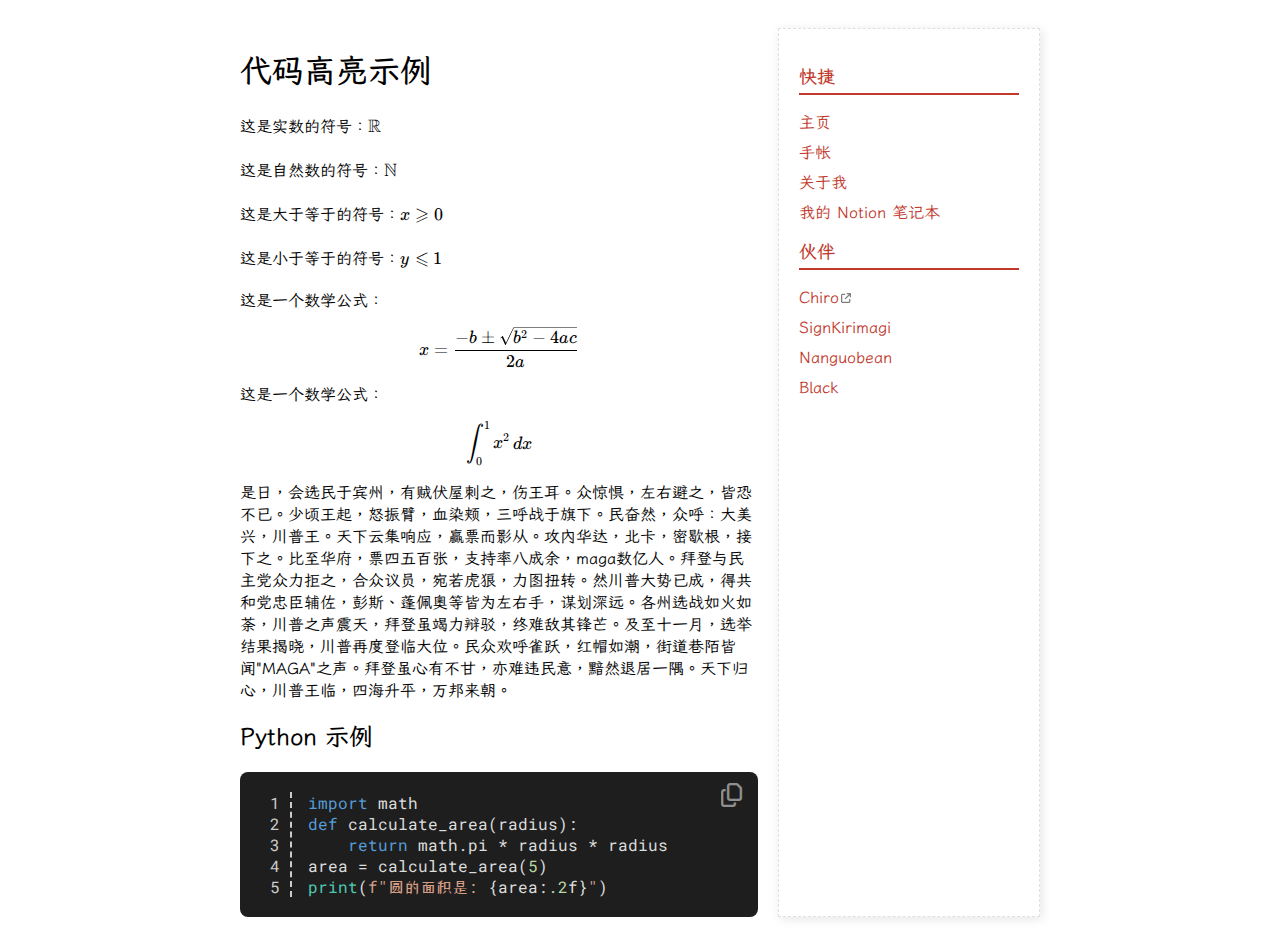
<file: fork/index.html>
<!DOCTYPE html>
<html lang="zh">
<head>
    <meta charset="utf-8">
    <meta name="viewport" content="width=device-width, initial-scale=1">
    <title>我的博客</title>
    <!-- 导入字体 -->
    <link rel="preconnect" href="https://fonts.googleapis.com">
    <link rel="preconnect" href="https://fonts.gstatic.com" crossorigin>
    <link href="https://fonts.googleapis.com/css2?family=LXGW+WenKai+TC&family=Noto+Sans+SC:wght@100..900&family=Roboto+Mono:ital,wght@0,100..700;1,100..700&family=ZCOOL+XiaoWei&display=swap" rel="stylesheet">
    <!-- 自定义样式 -->
    <link rel="stylesheet" href="css/main.css">
    <!-- 导入 KaTeX -->
    <link rel="stylesheet" href="plugin/katex/katex.min.css">
    <script defer src="plugin/katex/katex.min.js"></script>
    <script defer src="plugin/katex/contrib/auto-render.min.js" onload="renderMathInElement(document.body, {
        delimiters: [
            {left: '$$', right: '$$', display: true},
            {left: '\\[', right: '\\]', display: true},
            {left: '$', right: '$', display: false},
            {left: '\\(', right: '\\)', display: false}
        ],
        macros: {
            '\\R': '\\mathbb{R}',  // 实数符号
            '\\N': '\\mathbb{N}',  // 自然数符号
            '\\Z': '\\mathbb{Z}',  // 整数符号
            '\\ge': '\\geqslant',  // 大于等于符号
            '\\le': '\\leqslant',  // 小于等于符号
            '\\geq': '\\geqslant', // 大于等于符号（另一种写法）
            '\\leq': '\\leqslant'  // 小于等于符号（另一种写法）
        }
    });"></script>
    <script defer src="plugin/katex/contrib/copy-tex.min.js"></script>
    <!-- 导入 highlight.js -->
    <link rel="stylesheet" href="plugin/highlight/styles/vs2015.min.css">
    <script src="plugin/highlight/highlight.min.js"></script>
    <!-- 导入fa icon -->
    <link href="https://cdn.bootcdn.net/ajax/libs/font-awesome/6.6.0/css/all.css" rel="stylesheet">
    <!-- 导入代码高亮样式 -->
    <link rel="stylesheet" href="css/code-box.css">
</head>
<body>
    <main>
        <article>
            <h1>代码高亮示例</h1>
            <p>这是实数的符号：$\R$</p>
            <p>这是自然数的符号：$\N$</p>
            <p>这是大于等于的符号：$x \ge 0$</p>
            <p>这是小于等于的符号：$y \le 1$</p>
            <p>这是一个数学公式：$$x = \frac{-b \pm \sqrt{b^2 - 4ac}}{2a}$$</p>
            <p>这是一个数学公式：\[\int_0^1 x^2 \, dx\]</p>
            <p>是日，会选民于宾州，有贼伏屋刺之，伤王耳。众惊惧，左右避之，皆恐不已。少顷王起，怒振臂，血染颊，三呼战于旗下。民奋然，众呼：大美兴，川普王。天下云集响应，赢票而影从。攻内华达，北卡，密歇根，接下之。比至华府，票四五百张，支持率八成余，maga数亿人。拜登与民主党众力拒之，合众议员，宛若虎狼，力图扭转。然川普大势已成，得共和党忠臣辅佐，彭斯、蓬佩奥等皆为左右手，谋划深远。各州选战如火如荼，川普之声震天，拜登虽竭力辩驳，终难敌其锋芒。及至十一月，选举结果揭晓，川普再度登临大位。民众欢呼雀跃，红帽如潮，街道巷陌皆闻"MAGA"之声。拜登虽心有不甘，亦难违民意，黯然退居一隅。天下归心，川普王临，四海升平，万邦来朝。</p>

            <h2>Python 示例</h2>
            <div class="code-box">
                <button class="copy-button" onclick="copyToClipboard()">
                    <i class="fa-regular fa-copy" id="copy-icon"></i>  <!-- 添加 id -->
                </button>
                <ul class="number-line"></ul>
                <pre><code class="language-python">import math
def calculate_area(radius):
    return math.pi * radius * radius
area = calculate_area(5)
print(f"圆的面积是: {area:.2f}")</code></pre>
            </div>
        </article>
        <aside class="sidebar">
            <h2>快捷</h2>
            <ul>
                <li><a href="#">主页</a></li>
                <li><a href="#">手帐</a></li>
                <li><a href="#">关于我</a></li>
                <li><a href="#">我的 Notion 笔记本</a></li>
            </ul>
            <h2>伙伴</h2>
            <ul>
                <li><a href="https://www.chiro.work/">Chiro</a></li>
                <li><a href="#">SignKirimagi</a></li>
                <li><a href="#">Nanguobean</a></li>
                <li><a href="#">Black</a></li>
            </ul>
        </aside>
    </main>
    <script>
        hljs.highlightAll(); // 初始化高亮

        // 添加行号
        const codeBoxes = document.getElementsByClassName('code-box');
        for (const codeBox of codeBoxes) {
            const numberUL = codeBox.getElementsByClassName('number-line')[0];
            const codeLines = codeBox.getElementsByTagName('code')[0].innerText.split('\n');
            for (let i = 1; i <= codeLines.length; i++) {
                const li = document.createElement('li');
                li.innerText = i;
                numberUL.appendChild(li);
            }
        }

        // 复制到剪贴板的函数
        function copyToClipboard() {
            const code = document.querySelector('.code-box code').innerText; // 获取不带行号的代码
            const copyIcon = document.getElementById('copy-icon'); // 获取图标元素
            const button = document.querySelector('.copy-button'); // 获取按钮元素

            navigator.clipboard.writeText(code).then(() => {
                copyIcon.classList.remove('fa-regular');
                copyIcon.classList.add('fa-solid'); // 使用实心图标表示成功
                setTimeout(() => {
                    copyIcon.classList.remove('fa-solid');
                    copyIcon.classList.add('fa-regular');
                }, 1500);
            }).catch(err => {
                console.error('复制失败：', err);
                copyIcon.classList.remove('fa-copy');
                copyIcon.classList.add('fa-times'); // 使用叉号图标表示失败
                setTimeout(() => {
                    copyIcon.classList.remove('fa-times');
                    copyIcon.classList.add('fa-copy');
                }, 1500);
            });
        }

        // 将站外链接在新标签页打开，通过修改 target 属性
        for (const a of document.getElementsByTagName('a')) {
            if (a.href.startsWith('http') && !a.href.startsWith(location.origin)) {
                a.target = '_blank';
                a.rel = 'noopener noreferrer';
            }
        }
    </script>
</body>
</html>
</file>
<file: fork/css/main.css>
/* 设置全局字体 */
body {
    font-family: "LXGW WenKai TC", cursive;
    font-weight: 400;
    font-style: normal;
}

/* 设置代码块字体 */
.code-box, pre, code {
    font-family: "Roboto Mono", "ZCOOL XiaoWei", monospace;
    font-optical-sizing: auto;
}

/*设置主体居中*/
main {
    max-width: 800px; /* 设置最大宽度 */
    margin: 0 auto;   /* 设置上下外边距为0，左右外边距自动 */
    padding: 20px;    /* 添加内边距 */
    display: flex;    /* 设置弹性布局 */
    overflow-x: hidden;
}

/* 文章部分 */
article {
    flex: 1;         /* 设置弹性元素的伸缩比例 */
}

/* 侧边栏部分 */
.sidebar {
    width: 200px;    /* 设置宽度 */
    margin-left: 20px; /* 设置左外边距 */
    background-color: #fff; /* 设置背景颜色 */
    border: 1px dashed #e0e0e0; /* 设置边框 */
    padding: 20px;  /* 设置内边距 */
    width: 220px;  /* 设置宽度 */
    margin-left: 20px; /* 设置左外边距 */
    box-shadow: 2px 2px 10px rgba(0, 0, 0, 0.1); /* 设置阴影 */
}


/* 媒体查询：当屏幕宽度小于 800px 时隐藏 aside */
@media (max-width: 800px) {
    .sidebar {
        display: none; /* 隐藏 aside */
    }

    article {
        margin: 0;    /* 移除 article 的外边距 */
    }
}


.sidebar h2 {
    color: #c0392b; /* 红色 */
    font-size: 18px;
    border-bottom: 2px solid #c0392b; /* 底部红线 */
    padding-bottom: 5px;
    margin-bottom: 10px;
}

.sidebar ul {
    list-style-type: none;
    padding: 0;
}

.sidebar ul li {
    margin: 8px 0;
    color: #c0392b; /* 红色 */
}

.sidebar ul li a {
    text-decoration: none;
    color: #c0392b; /* 红色 */
    font-size: 16px;
}

.sidebar ul li a:hover {
    text-decoration: underline; /* 悬停时下划线 */
}

/* 设置链接的伪类 */
a[href^="http"]:after {
    content: url('data:image/svg+xml;utf8,<svg xmlns="http://www.w3.org/2000/svg" viewBox="0 0 512 512"><path d="M320 0c-17.7 0-32 14.3-32 32s14.3 32 32 32l82.7 0L201.4 265.4c-12.5 12.5-12.5 32.8 0 45.3s32.8 12.5 45.3 0L448 109.3l0 82.7c0 17.7 14.3 32 32 32s32-14.3 32-32l0-160c0-17.7-14.3-32-32-32L320 0zM80 32C35.8 32 0 67.8 0 112L0 432c0 44.2 35.8 80 80 80l320 0c44.2 0 80-35.8 80-80l0-112c0-17.7-14.3-32-32-32s-32 14.3-32 32l0 112c0 8.8-7.2 16-16 16L80 448c-8.8 0-16-7.2-16-16l0-320c0-8.8 7.2-16 16-16l112 0c17.7 0 32-14.3 32-32s-14.3-32-32-32L80 32z"/></svg>');
    vertical-align: baseline;
    margin-left: 2px;
    width: 10px;
    display: inline-block;
    opacity: 0.5;
}
</file>
<file: fork/css/code-box.css>
.code-box {
    position: relative;
    display: flex;
    background-color: #1E1E1E;
    border-radius: 8px;
    padding: 20px;
    overflow: auto;
    max-height: 60vh;
}
.code-box pre {
    margin: unset;
    max-height: unset;
    overflow: unset;
}
.code-box pre code {
    padding: unset;
}
.number-line {
    margin: unset;
    list-style: none;
    border-right: 2px dashed #ccc;
    color: #ccc;
    margin-right: 1em;
    padding: 0 10px;
    max-height: unset;
    height: fit-content;
    overflow: unset;
    text-align: right;
}

.copy-button {
    position: absolute;
    top: 10px;
    right: 10px;
    background-color: transparent;
    border: none;
    cursor: pointer;
    opacity: 0.5;
    transition: opacity 0.3s, transform 0.3s; /* 添加 transform 过渡 */
}
.copy-button:hover {
    opacity: 1;
    transform: scale(1.1); /* 鼠标悬停时放大 */
}
.copy-button i {
font-size: 1.5rem;
color: white;
}
</file>
<file: fork/plugin/highlight/styles/vs2015.min.css>
pre code.hljs{display:block;overflow-x:auto;padding:1em}code.hljs{padding:3px 5px}.hljs{background:#1e1e1e;color:#dcdcdc}.hljs-keyword,.hljs-literal,.hljs-name,.hljs-symbol{color:#569cd6}.hljs-link{color:#569cd6;text-decoration:underline}.hljs-built_in,.hljs-type{color:#4ec9b0}.hljs-class,.hljs-number{color:#b8d7a3}.hljs-meta .hljs-string,.hljs-string{color:#d69d85}.hljs-regexp,.hljs-template-tag{color:#9a5334}.hljs-formula,.hljs-function,.hljs-params,.hljs-subst,.hljs-title{color:#dcdcdc}.hljs-comment,.hljs-quote{color:#57a64a;font-style:italic}.hljs-doctag{color:#608b4e}.hljs-meta,.hljs-meta .hljs-keyword,.hljs-tag{color:#9b9b9b}.hljs-template-variable,.hljs-variable{color:#bd63c5}.hljs-attr,.hljs-attribute{color:#9cdcfe}.hljs-section{color:gold}.hljs-emphasis{font-style:italic}.hljs-strong{font-weight:700}.hljs-bullet,.hljs-selector-attr,.hljs-selector-class,.hljs-selector-id,.hljs-selector-pseudo,.hljs-selector-tag{color:#d7ba7d}.hljs-addition{background-color:#144212;display:inline-block;width:100%}.hljs-deletion{background-color:#600;display:inline-block;width:100%}
</file>
